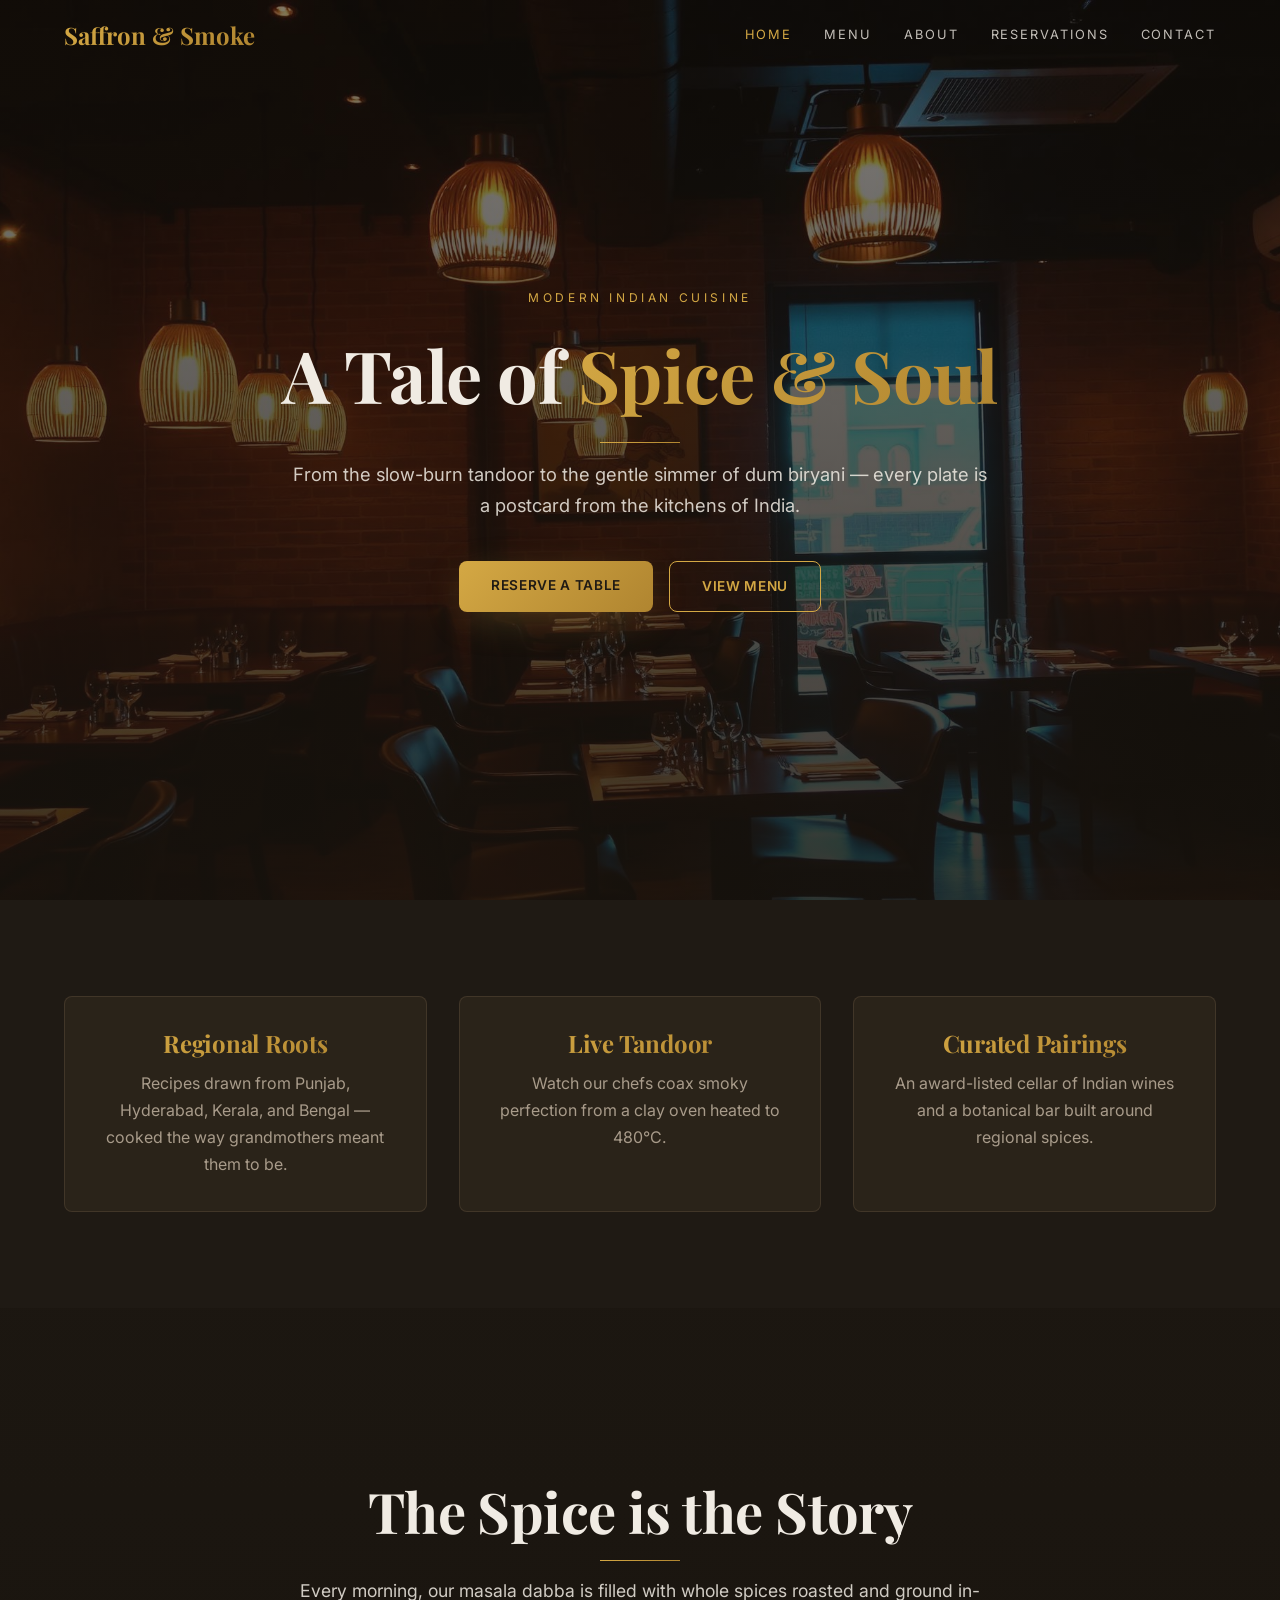
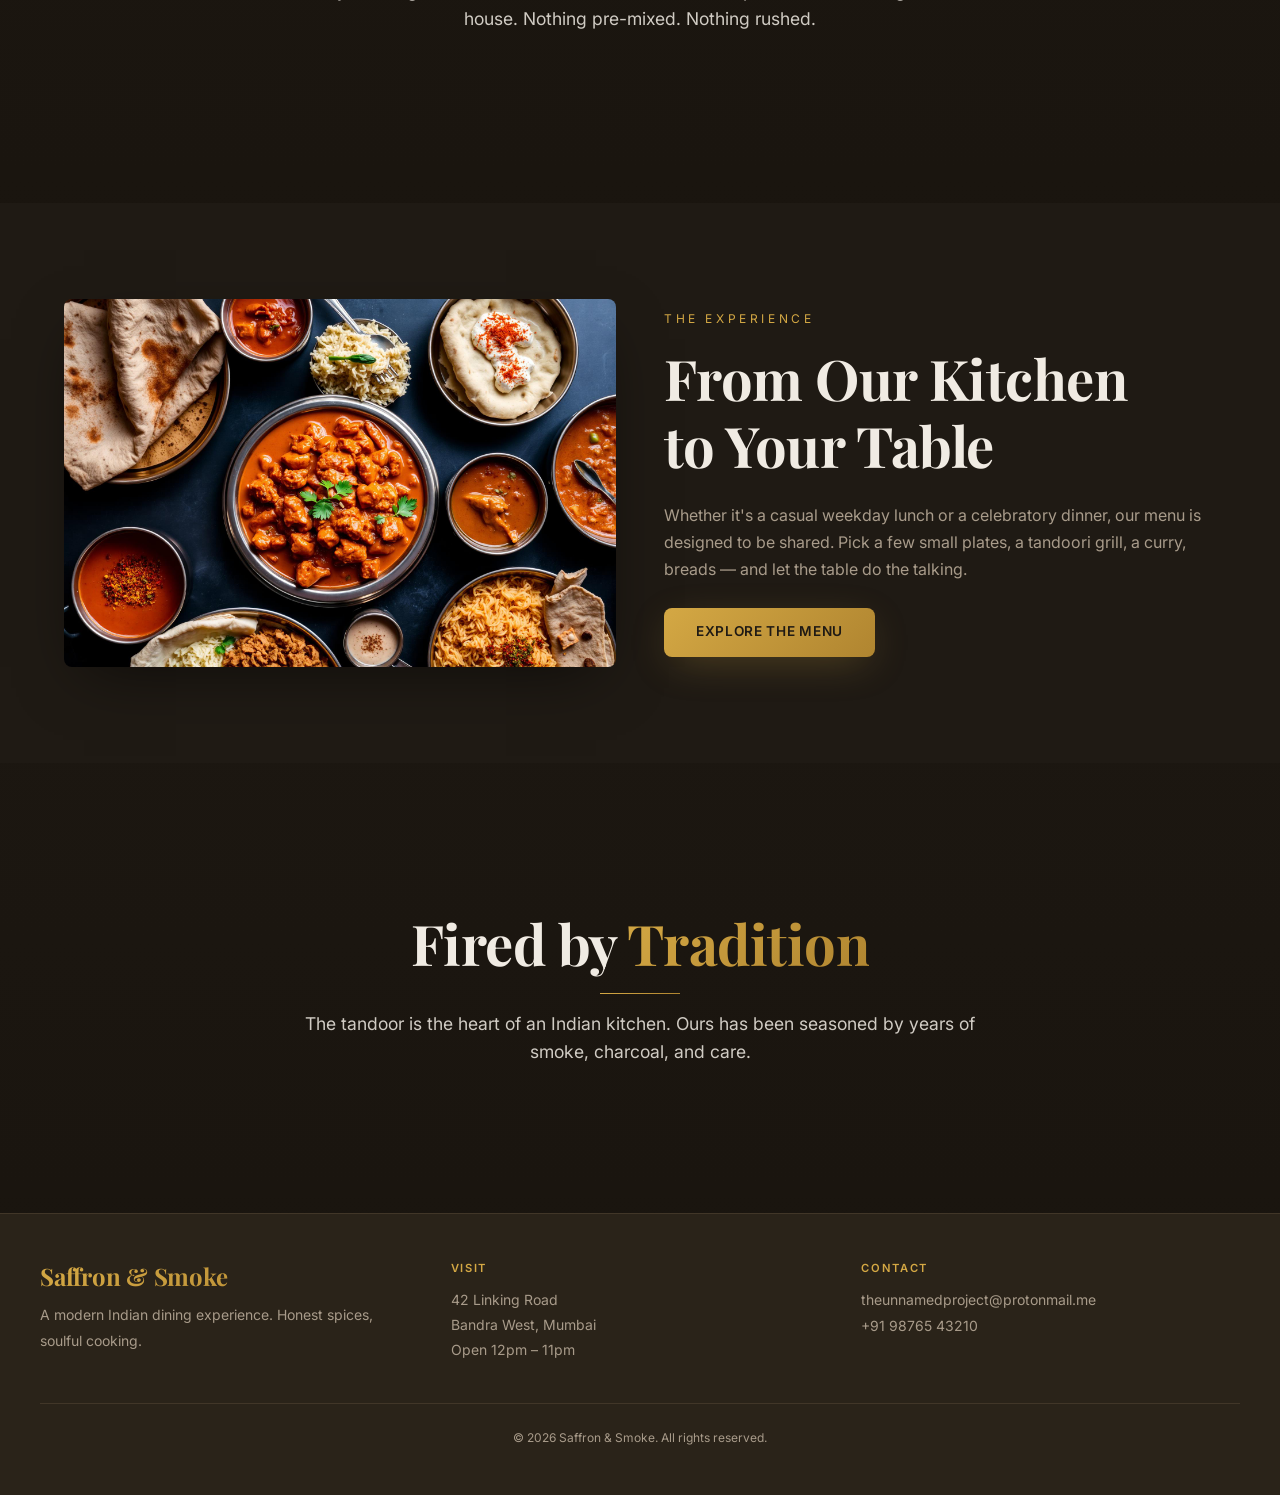
<file: index.html>
<!DOCTYPE html>
<html lang="en">
<head>
  <meta charset="UTF-8">
  <meta name="viewport" content="width=device-width, initial-scale=1.0">
  <title>Saffron & Smoke — Modern Indian Dining</title>
  <meta name="description" content="Modern Indian restaurant offering authentic regional cuisine in a warm, contemporary setting.">
  <link rel="stylesheet" href="styles.css">
</head>
<body>

  <header>
    <div class="header-inner">
      <a href="index.html" class="logo"><span class="gold-text">Saffron &amp; Smoke</span></a>
      <nav>
        <a href="index.html">Home</a>
        <a href="menu.html">Menu</a>
        <a href="about.html">About</a>
        <a href="reservations.html">Reservations</a>
        <a href="contact.html">Contact</a>
      </nav>
      <button class="hamburger" aria-label="Toggle menu">
        <svg width="28" height="28" viewBox="0 0 24 24" fill="none" stroke="currentColor" stroke-width="2"><path d="M3 6h18M3 12h18M3 18h18"/></svg>
      </button>
    </div>
    <div class="mobile-nav">
      <a href="index.html">Home</a>
      <a href="menu.html">Menu</a>
      <a href="about.html">About</a>
      <a href="reservations.html">Reservations</a>
      <a href="contact.html">Contact</a>
    </div>
  </header>

  <!-- Hero -->
  <section class="parallax" style="background-image:url(images/hero-restaurant.jpg); min-height:100vh">
    <div class="overlay"></div>
    <div class="content">
      <p class="label">Modern Indian Cuisine</p>
      <h1 style="font-size:clamp(2.5rem,7vw,4.5rem); margin-bottom:1.5rem">A Tale of <span class="gold-text">Spice &amp; Soul</span></h1>
      <div class="gold-divider"></div>
      <p style="font-size:1.15rem; opacity:0.85; max-width:700px; margin:0 auto 2.5rem; line-height:1.7">
        From the slow-burn tandoor to the gentle simmer of dum biryani — every plate is a postcard from the kitchens of India.
      </p>
      <div style="display:flex; flex-wrap:wrap; gap:1rem; justify-content:center">
        <a href="reservations.html" class="btn-gold">Reserve a Table</a>
        <a href="menu.html" class="btn-outline-gold">View Menu</a>
      </div>
    </div>
  </section>

  <!-- Features -->
  <section class="section-pad" style="background:var(--bg)">
    <div class="container cards-grid">
      <div class="card-item">
        <h3 class="gold-text">Regional Roots</h3>
        <p>Recipes drawn from Punjab, Hyderabad, Kerala, and Bengal — cooked the way grandmothers meant them to be.</p>
      </div>
      <div class="card-item">
        <h3 class="gold-text">Live Tandoor</h3>
        <p>Watch our chefs coax smoky perfection from a clay oven heated to 480°C.</p>
      </div>
      <div class="card-item">
        <h3 class="gold-text">Curated Pairings</h3>
        <p>An award-listed cellar of Indian wines and a botanical bar built around regional spices.</p>
      </div>
    </div>
  </section>

  <!-- Spice parallax -->
  <section class="parallax" style="background-image:url(images/spices-parallax.jpg); min-height:55vh">
    <div class="overlay"></div>
    <div class="content">
      <h2 style="font-size:clamp(2rem,5vw,3.5rem); margin-bottom:1rem">The Spice is the Story</h2>
      <div class="gold-divider"></div>
      <p style="font-size:1.1rem; opacity:0.85; max-width:700px; margin:0 auto">
        Every morning, our masala dabba is filled with whole spices roasted and ground in-house. Nothing pre-mixed. Nothing rushed.
      </p>
    </div>
  </section>

  <!-- Kitchen to table -->
  <section class="section-pad" style="background:var(--bg)">
    <div class="container two-col">
      <img src="images/menu-feast.jpg" alt="Indian feast" loading="lazy">
      <div>
        <p class="label">The Experience</p>
        <h2 style="font-size:clamp(2rem,5vw,3.5rem); margin-bottom:1.5rem">From Our Kitchen<br>to Your Table</h2>
        <p class="desc">
          Whether it's a casual weekday lunch or a celebratory dinner, our menu is designed to be shared.
          Pick a few small plates, a tandoori grill, a curry, breads — and let the table do the talking.
        </p>
        <a href="menu.html" class="btn-gold">Explore the Menu</a>
      </div>
    </div>
  </section>

  <!-- Tandoor parallax -->
  <section class="parallax" style="background-image:url(images/tandoor-parallax.jpg); min-height:50vh">
    <div class="overlay"></div>
    <div class="content">
      <h2 style="font-size:clamp(2rem,5vw,3.5rem); margin-bottom:1rem">Fired by <span class="gold-text">Tradition</span></h2>
      <div class="gold-divider"></div>
      <p style="font-size:1.1rem; opacity:0.85; max-width:700px; margin:0 auto">
        The tandoor is the heart of an Indian kitchen. Ours has been seasoned by years of smoke, charcoal, and care.
      </p>
    </div>
  </section>

  <!-- Footer -->
  <footer>
    <div class="footer-grid">
      <div>
        <h3 class="gold-text">Saffron &amp; Smoke</h3>
        <p>A modern Indian dining experience. Honest spices, soulful cooking.</p>
      </div>
      <div>
        <h4>Visit</h4>
        <p>42 Linking Road<br>Bandra West, Mumbai<br>Open 12pm – 11pm</p>
      </div>
      <div>
        <h4>Contact</h4>
        <a href="mailto:theunnamedproject@protonmail.me">theunnamedproject@protonmail.me</a>
        <p>+91 98765 43210</p>
      </div>
    </div>
    <div class="footer-bottom">© <span id="footer-year"></span> Saffron &amp; Smoke. All rights reserved.</div>
  </footer>

  <script src="script.js"></script>
</body>
</html>
</file>
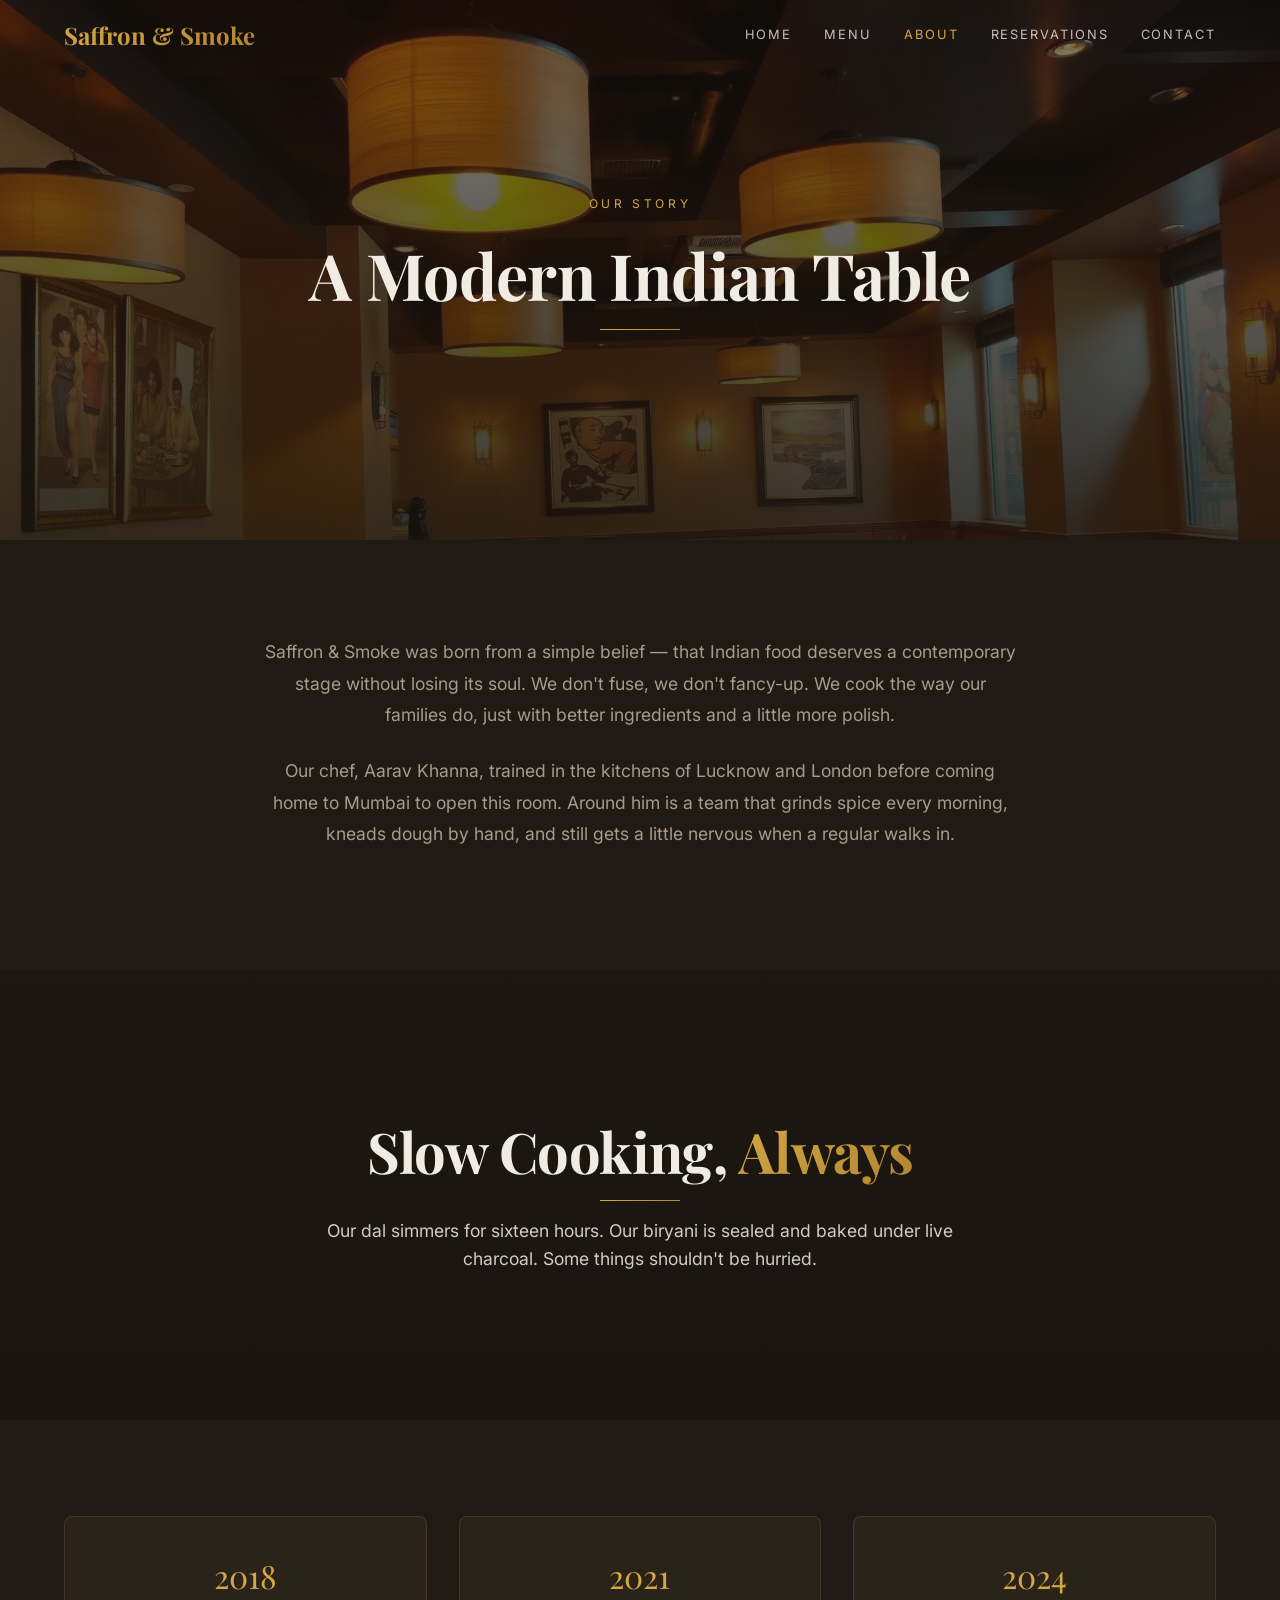
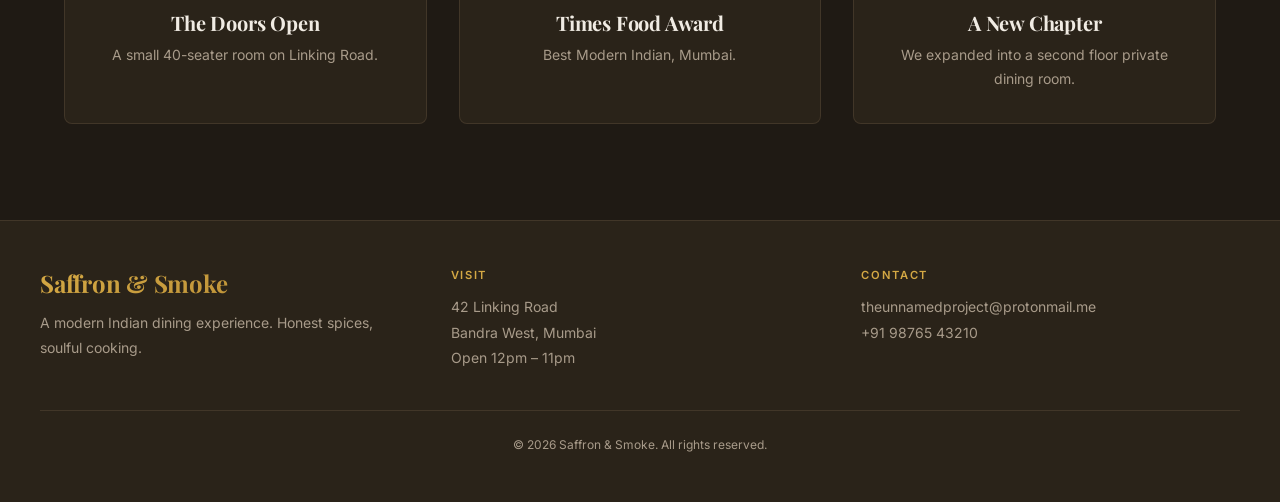
<file: about.html>
<!DOCTYPE html>
<html lang="en">
<head>
  <meta charset="UTF-8">
  <meta name="viewport" content="width=device-width, initial-scale=1.0">
  <title>About — Saffron & Smoke</title>
  <meta name="description" content="The story behind Saffron & Smoke — a modern Indian restaurant rooted in tradition.">
  <link rel="stylesheet" href="styles.css">
</head>
<body>
  <header>
    <div class="header-inner">
      <a href="index.html" class="logo"><span class="gold-text">Saffron &amp; Smoke</span></a>
      <nav><a href="index.html">Home</a><a href="menu.html">Menu</a><a href="about.html">About</a><a href="reservations.html">Reservations</a><a href="contact.html">Contact</a></nav>
      <button class="hamburger" aria-label="Toggle menu"><svg width="28" height="28" viewBox="0 0 24 24" fill="none" stroke="currentColor" stroke-width="2"><path d="M3 6h18M3 12h18M3 18h18"/></svg></button>
    </div>
    <div class="mobile-nav"><a href="index.html">Home</a><a href="menu.html">Menu</a><a href="about.html">About</a><a href="reservations.html">Reservations</a><a href="contact.html">Contact</a></div>
  </header>

  <section class="parallax" style="background-image:url(images/about-parallax.jpg); min-height:60vh">
    <div class="overlay"></div>
    <div class="content">
      <p class="label">Our Story</p>
      <h1 style="font-size:clamp(2.5rem,6vw,4rem)">A Modern Indian Table</h1>
      <div class="gold-divider"></div>
    </div>
  </section>

  <section class="section-pad" style="background:var(--bg)">
    <div class="container about-text">
      <p>Saffron &amp; Smoke was born from a simple belief — that Indian food deserves a contemporary stage without losing its soul. We don't fuse, we don't fancy-up. We cook the way our families do, just with better ingredients and a little more polish.</p>
      <p>Our chef, Aarav Khanna, trained in the kitchens of Lucknow and London before coming home to Mumbai to open this room. Around him is a team that grinds spice every morning, kneads dough by hand, and still gets a little nervous when a regular walks in.</p>
    </div>
  </section>

  <section class="parallax" style="background-image:url(images/tandoor-parallax.jpg); min-height:50vh">
    <div class="overlay"></div>
    <div class="content">
      <h2 style="font-size:clamp(2rem,5vw,3.5rem); margin-bottom:1rem">Slow Cooking, <span class="gold-text">Always</span></h2>
      <div class="gold-divider"></div>
      <p style="font-size:1.1rem; opacity:0.85; max-width:700px; margin:0 auto">Our dal simmers for sixteen hours. Our biryani is sealed and baked under live charcoal. Some things shouldn't be hurried.</p>
    </div>
  </section>

  <section class="section-pad" style="background:var(--bg)">
    <div class="container cards-grid">
      <div class="card-item timeline-card"><p class="year">2018</p><h3>The Doors Open</h3><p>A small 40-seater room on Linking Road.</p></div>
      <div class="card-item timeline-card"><p class="year">2021</p><h3>Times Food Award</h3><p>Best Modern Indian, Mumbai.</p></div>
      <div class="card-item timeline-card"><p class="year">2024</p><h3>A New Chapter</h3><p>We expanded into a second floor private dining room.</p></div>
    </div>
  </section>

  <footer>
    <div class="footer-grid">
      <div><h3 class="gold-text">Saffron &amp; Smoke</h3><p>A modern Indian dining experience. Honest spices, soulful cooking.</p></div>
      <div><h4>Visit</h4><p>42 Linking Road<br>Bandra West, Mumbai<br>Open 12pm – 11pm</p></div>
      <div><h4>Contact</h4><a href="mailto:theunnamedproject@protonmail.me">theunnamedproject@protonmail.me</a><p>+91 98765 43210</p></div>
    </div>
    <div class="footer-bottom">© <span id="footer-year"></span> Saffron &amp; Smoke. All rights reserved.</div>
  </footer>
  <script src="script.js"></script>
</body>
</html>
</file>
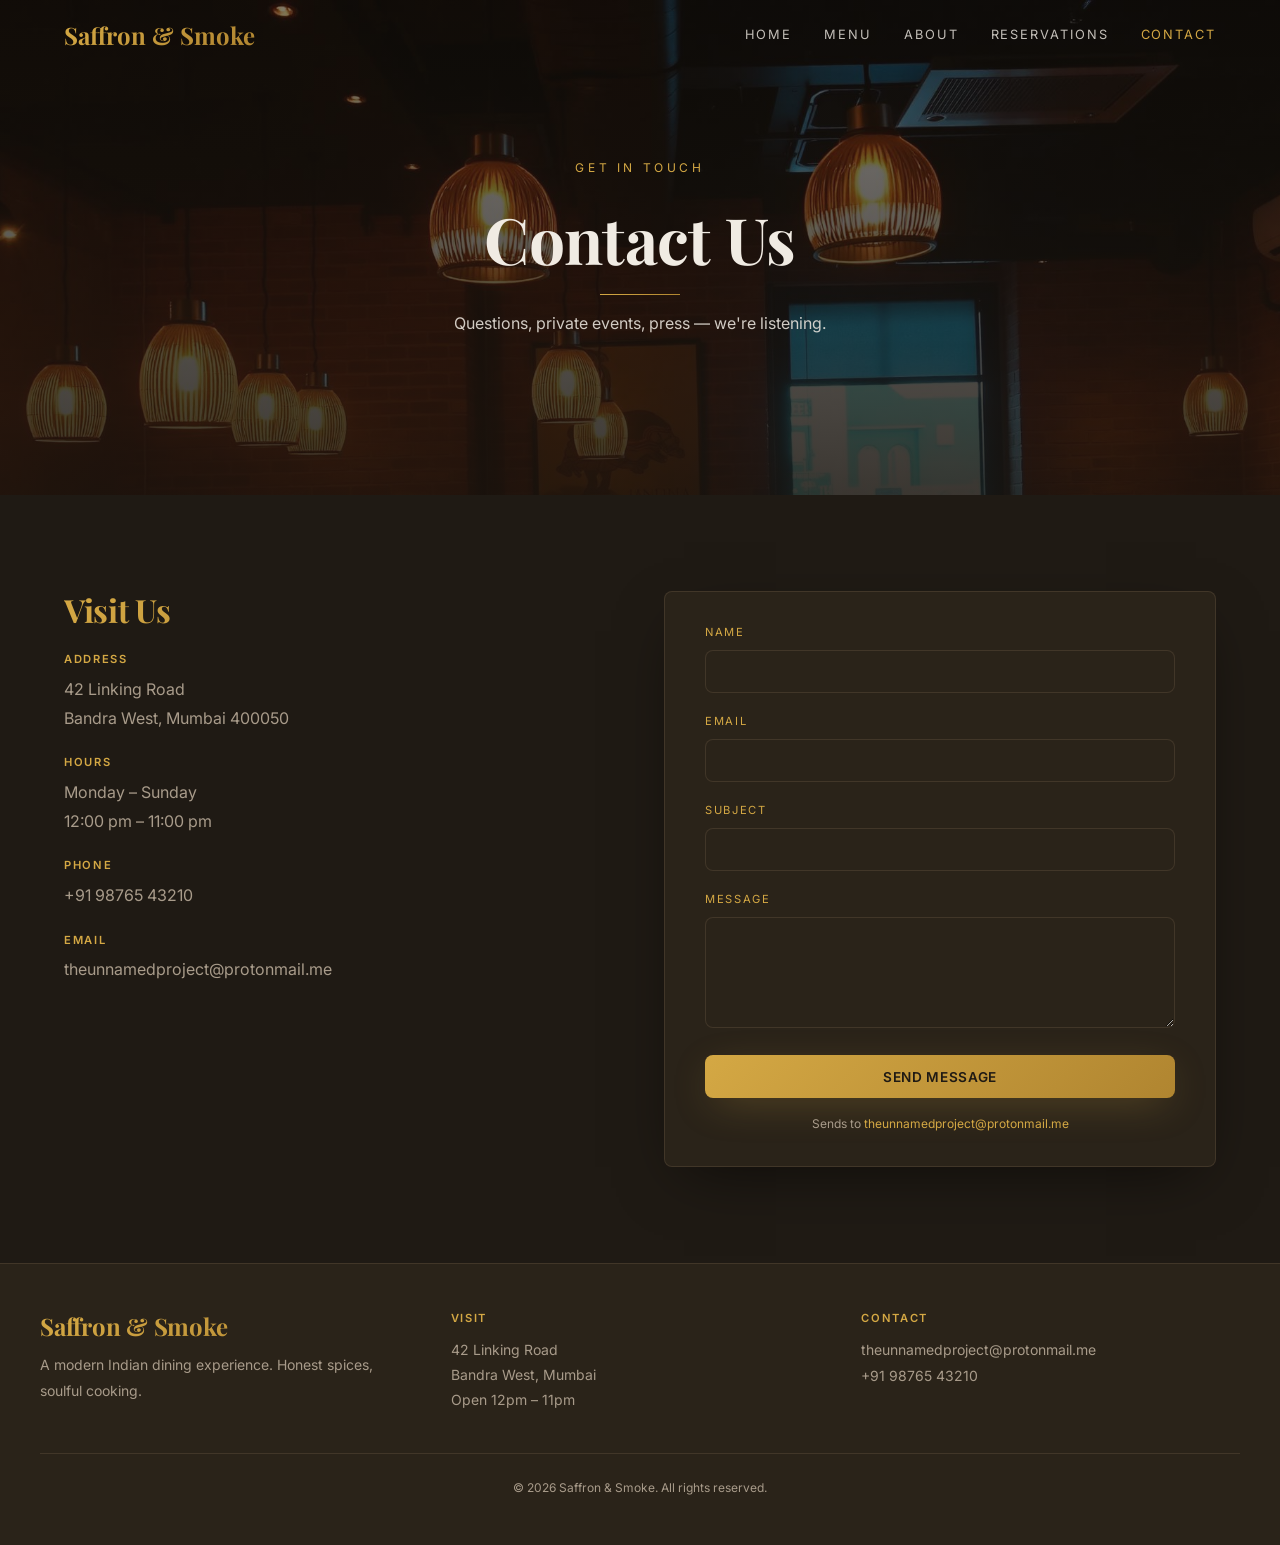
<file: contact.html>
<!DOCTYPE html>
<html lang="en">
<head>
  <meta charset="UTF-8">
  <meta name="viewport" content="width=device-width, initial-scale=1.0">
  <title>Contact — Saffron & Smoke</title>
  <meta name="description" content="Get in touch with Saffron & Smoke. We'd love to hear from you.">
  <link rel="stylesheet" href="styles.css">
</head>
<body>
  <header>
    <div class="header-inner">
      <a href="index.html" class="logo"><span class="gold-text">Saffron &amp; Smoke</span></a>
      <nav><a href="index.html">Home</a><a href="menu.html">Menu</a><a href="about.html">About</a><a href="reservations.html">Reservations</a><a href="contact.html">Contact</a></nav>
      <button class="hamburger" aria-label="Toggle menu"><svg width="28" height="28" viewBox="0 0 24 24" fill="none" stroke="currentColor" stroke-width="2"><path d="M3 6h18M3 12h18M3 18h18"/></svg></button>
    </div>
    <div class="mobile-nav"><a href="index.html">Home</a><a href="menu.html">Menu</a><a href="about.html">About</a><a href="reservations.html">Reservations</a><a href="contact.html">Contact</a></div>
  </header>

  <section class="parallax" style="background-image:url(images/hero-restaurant.jpg); min-height:55vh">
    <div class="overlay"></div>
    <div class="content">
      <p class="label">Get in Touch</p>
      <h1 style="font-size:clamp(2.5rem,6vw,4rem)">Contact Us</h1>
      <div class="gold-divider"></div>
      <p style="opacity:0.85; max-width:600px; margin:0 auto">Questions, private events, press — we're listening.</p>
    </div>
  </section>

  <section class="section-pad" style="background:var(--bg)">
    <div class="container contact-grid">
      <div class="contact-info">
        <h2 class="gold-text">Visit Us</h2>
        <div class="contact-block"><h3>Address</h3><p>42 Linking Road<br>Bandra West, Mumbai 400050</p></div>
        <div class="contact-block"><h3>Hours</h3><p>Monday – Sunday<br>12:00 pm – 11:00 pm</p></div>
        <div class="contact-block"><h3>Phone</h3><p>+91 98765 43210</p></div>
        <div class="contact-block"><h3>Email</h3><a href="mailto:theunnamedproject@protonmail.me">theunnamedproject@protonmail.me</a></div>
      </div>

      <form id="contact-form" class="form-card">
        <div class="form-group"><label>Name</label><input name="name" required></div>
        <div class="form-group"><label>Email</label><input type="email" name="email" required></div>
        <div class="form-group"><label>Subject</label><input name="subject"></div>
        <div class="form-group"><label>Message</label><textarea name="message" rows="5" required></textarea></div>
        <button type="submit" class="btn-gold w-full">Send Message</button>
        <p class="form-note">Sends to <a href="mailto:theunnamedproject@protonmail.me">theunnamedproject@protonmail.me</a></p>
      </form>
    </div>
  </section>

  <footer>
    <div class="footer-grid">
      <div><h3 class="gold-text">Saffron &amp; Smoke</h3><p>A modern Indian dining experience. Honest spices, soulful cooking.</p></div>
      <div><h4>Visit</h4><p>42 Linking Road<br>Bandra West, Mumbai<br>Open 12pm – 11pm</p></div>
      <div><h4>Contact</h4><a href="mailto:theunnamedproject@protonmail.me">theunnamedproject@protonmail.me</a><p>+91 98765 43210</p></div>
    </div>
    <div class="footer-bottom">© <span id="footer-year"></span> Saffron &amp; Smoke. All rights reserved.</div>
  </footer>
  <script src="script.js"></script>
</body>
</html>
</file>
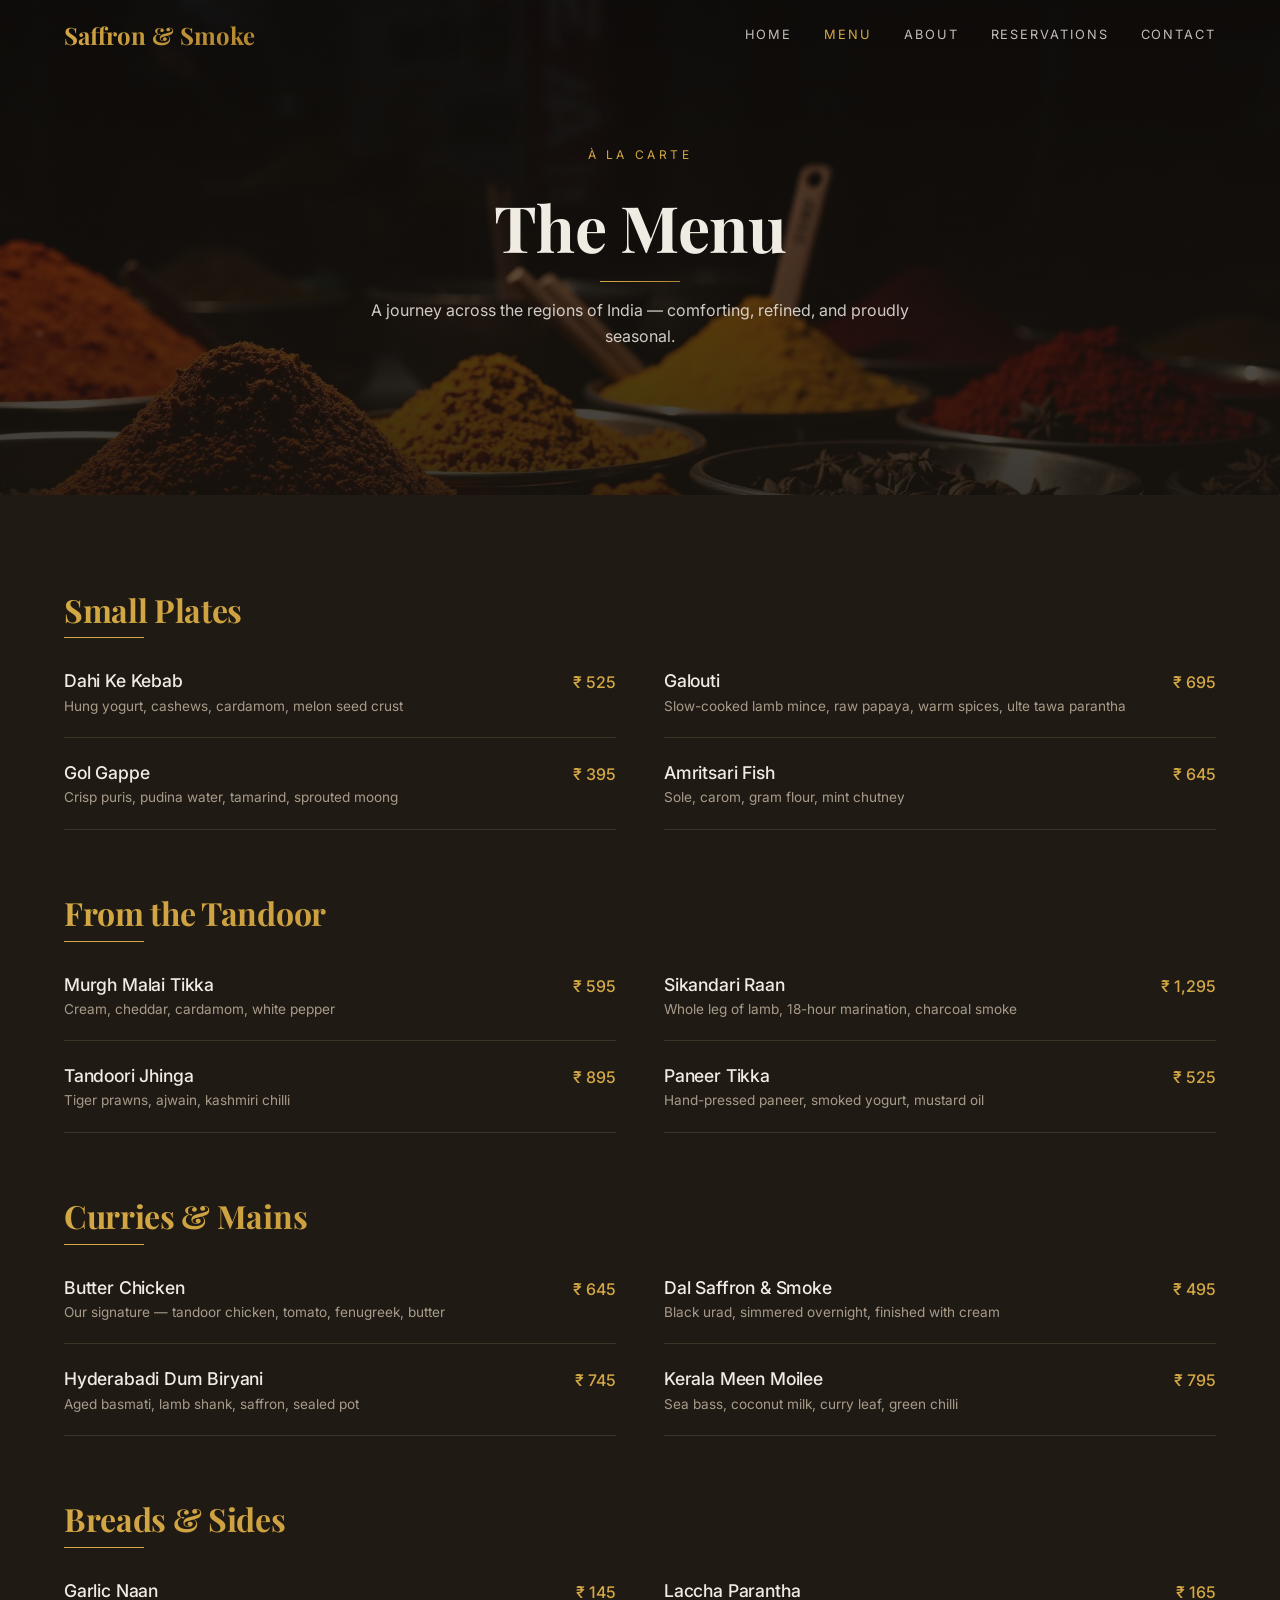
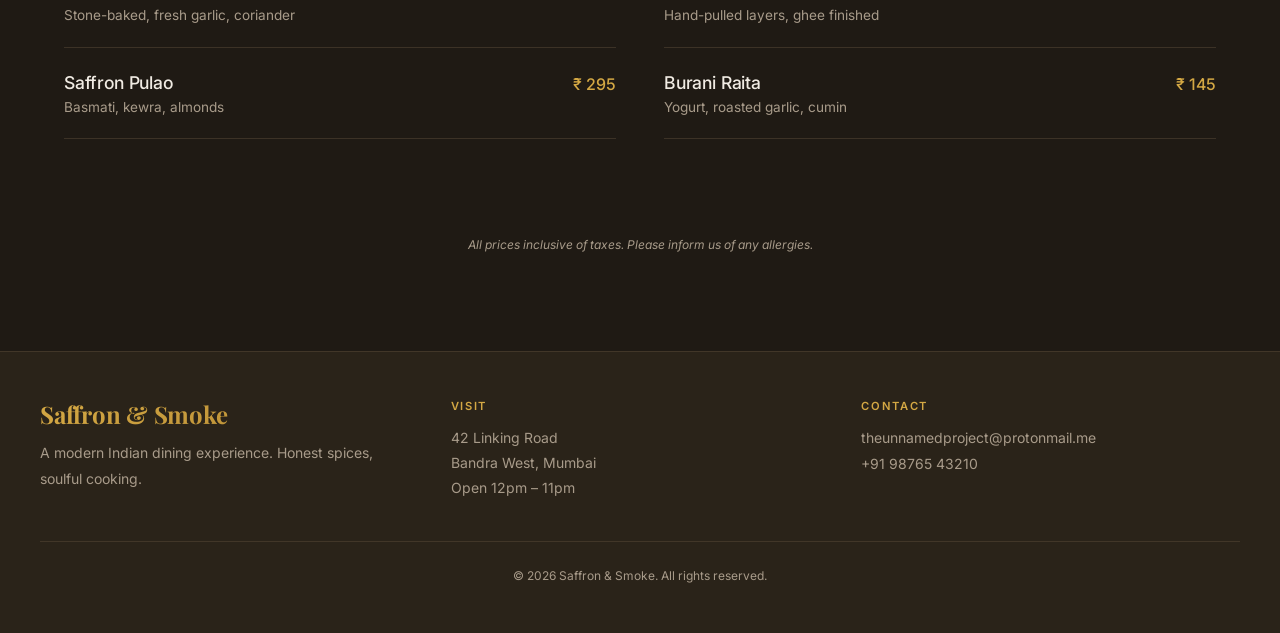
<file: menu.html>
<!DOCTYPE html>
<html lang="en">
<head>
  <meta charset="UTF-8">
  <meta name="viewport" content="width=device-width, initial-scale=1.0">
  <title>Menu — Saffron & Smoke</title>
  <meta name="description" content="Explore our menu of regional Indian classics, tandoori grills, biryanis and breads.">
  <link rel="stylesheet" href="styles.css">
</head>
<body>

  <header>
    <div class="header-inner">
      <a href="index.html" class="logo"><span class="gold-text">Saffron &amp; Smoke</span></a>
      <nav><a href="index.html">Home</a><a href="menu.html">Menu</a><a href="about.html">About</a><a href="reservations.html">Reservations</a><a href="contact.html">Contact</a></nav>
      <button class="hamburger" aria-label="Toggle menu"><svg width="28" height="28" viewBox="0 0 24 24" fill="none" stroke="currentColor" stroke-width="2"><path d="M3 6h18M3 12h18M3 18h18"/></svg></button>
    </div>
    <div class="mobile-nav"><a href="index.html">Home</a><a href="menu.html">Menu</a><a href="about.html">About</a><a href="reservations.html">Reservations</a><a href="contact.html">Contact</a></div>
  </header>

  <section class="parallax" style="background-image:url(images/spices-parallax.jpg); min-height:55vh">
    <div class="overlay"></div>
    <div class="content">
      <p class="label">À La Carte</p>
      <h1 style="font-size:clamp(2.5rem,6vw,4rem)">The Menu</h1>
      <div class="gold-divider"></div>
      <p style="opacity:0.85; max-width:600px; margin:0 auto">A journey across the regions of India — comforting, refined, and proudly seasonal.</p>
    </div>
  </section>

  <section class="section-pad" style="background:var(--bg)">
    <div class="container">

      <div class="menu-section">
        <h2 class="gold-text">Small Plates</h2>
        <div class="divider"></div>
        <div class="menu-grid">
          <div class="menu-item"><div><h3>Dahi Ke Kebab</h3><p class="desc">Hung yogurt, cashews, cardamom, melon seed crust</p></div><span class="price">₹ 525</span></div>
          <div class="menu-item"><div><h3>Galouti</h3><p class="desc">Slow-cooked lamb mince, raw papaya, warm spices, ulte tawa parantha</p></div><span class="price">₹ 695</span></div>
          <div class="menu-item"><div><h3>Gol Gappe</h3><p class="desc">Crisp puris, pudina water, tamarind, sprouted moong</p></div><span class="price">₹ 395</span></div>
          <div class="menu-item"><div><h3>Amritsari Fish</h3><p class="desc">Sole, carom, gram flour, mint chutney</p></div><span class="price">₹ 645</span></div>
        </div>
      </div>

      <div class="menu-section">
        <h2 class="gold-text">From the Tandoor</h2>
        <div class="divider"></div>
        <div class="menu-grid">
          <div class="menu-item"><div><h3>Murgh Malai Tikka</h3><p class="desc">Cream, cheddar, cardamom, white pepper</p></div><span class="price">₹ 595</span></div>
          <div class="menu-item"><div><h3>Sikandari Raan</h3><p class="desc">Whole leg of lamb, 18-hour marination, charcoal smoke</p></div><span class="price">₹ 1,295</span></div>
          <div class="menu-item"><div><h3>Tandoori Jhinga</h3><p class="desc">Tiger prawns, ajwain, kashmiri chilli</p></div><span class="price">₹ 895</span></div>
          <div class="menu-item"><div><h3>Paneer Tikka</h3><p class="desc">Hand-pressed paneer, smoked yogurt, mustard oil</p></div><span class="price">₹ 525</span></div>
        </div>
      </div>

      <div class="menu-section">
        <h2 class="gold-text">Curries &amp; Mains</h2>
        <div class="divider"></div>
        <div class="menu-grid">
          <div class="menu-item"><div><h3>Butter Chicken</h3><p class="desc">Our signature — tandoor chicken, tomato, fenugreek, butter</p></div><span class="price">₹ 645</span></div>
          <div class="menu-item"><div><h3>Dal Saffron &amp; Smoke</h3><p class="desc">Black urad, simmered overnight, finished with cream</p></div><span class="price">₹ 495</span></div>
          <div class="menu-item"><div><h3>Hyderabadi Dum Biryani</h3><p class="desc">Aged basmati, lamb shank, saffron, sealed pot</p></div><span class="price">₹ 745</span></div>
          <div class="menu-item"><div><h3>Kerala Meen Moilee</h3><p class="desc">Sea bass, coconut milk, curry leaf, green chilli</p></div><span class="price">₹ 795</span></div>
        </div>
      </div>

      <div class="menu-section">
        <h2 class="gold-text">Breads &amp; Sides</h2>
        <div class="divider"></div>
        <div class="menu-grid">
          <div class="menu-item"><div><h3>Garlic Naan</h3><p class="desc">Stone-baked, fresh garlic, coriander</p></div><span class="price">₹ 145</span></div>
          <div class="menu-item"><div><h3>Laccha Parantha</h3><p class="desc">Hand-pulled layers, ghee finished</p></div><span class="price">₹ 165</span></div>
          <div class="menu-item"><div><h3>Saffron Pulao</h3><p class="desc">Basmati, kewra, almonds</p></div><span class="price">₹ 295</span></div>
          <div class="menu-item"><div><h3>Burani Raita</h3><p class="desc">Yogurt, roasted garlic, cumin</p></div><span class="price">₹ 145</span></div>
        </div>
      </div>

      <p style="text-align:center; font-size:0.75rem; color:var(--muted-fg); font-style:italic; padding-top:2rem">All prices inclusive of taxes. Please inform us of any allergies.</p>
    </div>
  </section>

  <footer>
    <div class="footer-grid">
      <div><h3 class="gold-text">Saffron &amp; Smoke</h3><p>A modern Indian dining experience. Honest spices, soulful cooking.</p></div>
      <div><h4>Visit</h4><p>42 Linking Road<br>Bandra West, Mumbai<br>Open 12pm – 11pm</p></div>
      <div><h4>Contact</h4><a href="mailto:theunnamedproject@protonmail.me">theunnamedproject@protonmail.me</a><p>+91 98765 43210</p></div>
    </div>
    <div class="footer-bottom">© <span id="footer-year"></span> Saffron &amp; Smoke. All rights reserved.</div>
  </footer>
  <script src="script.js"></script>
</body>
</html>
</file>
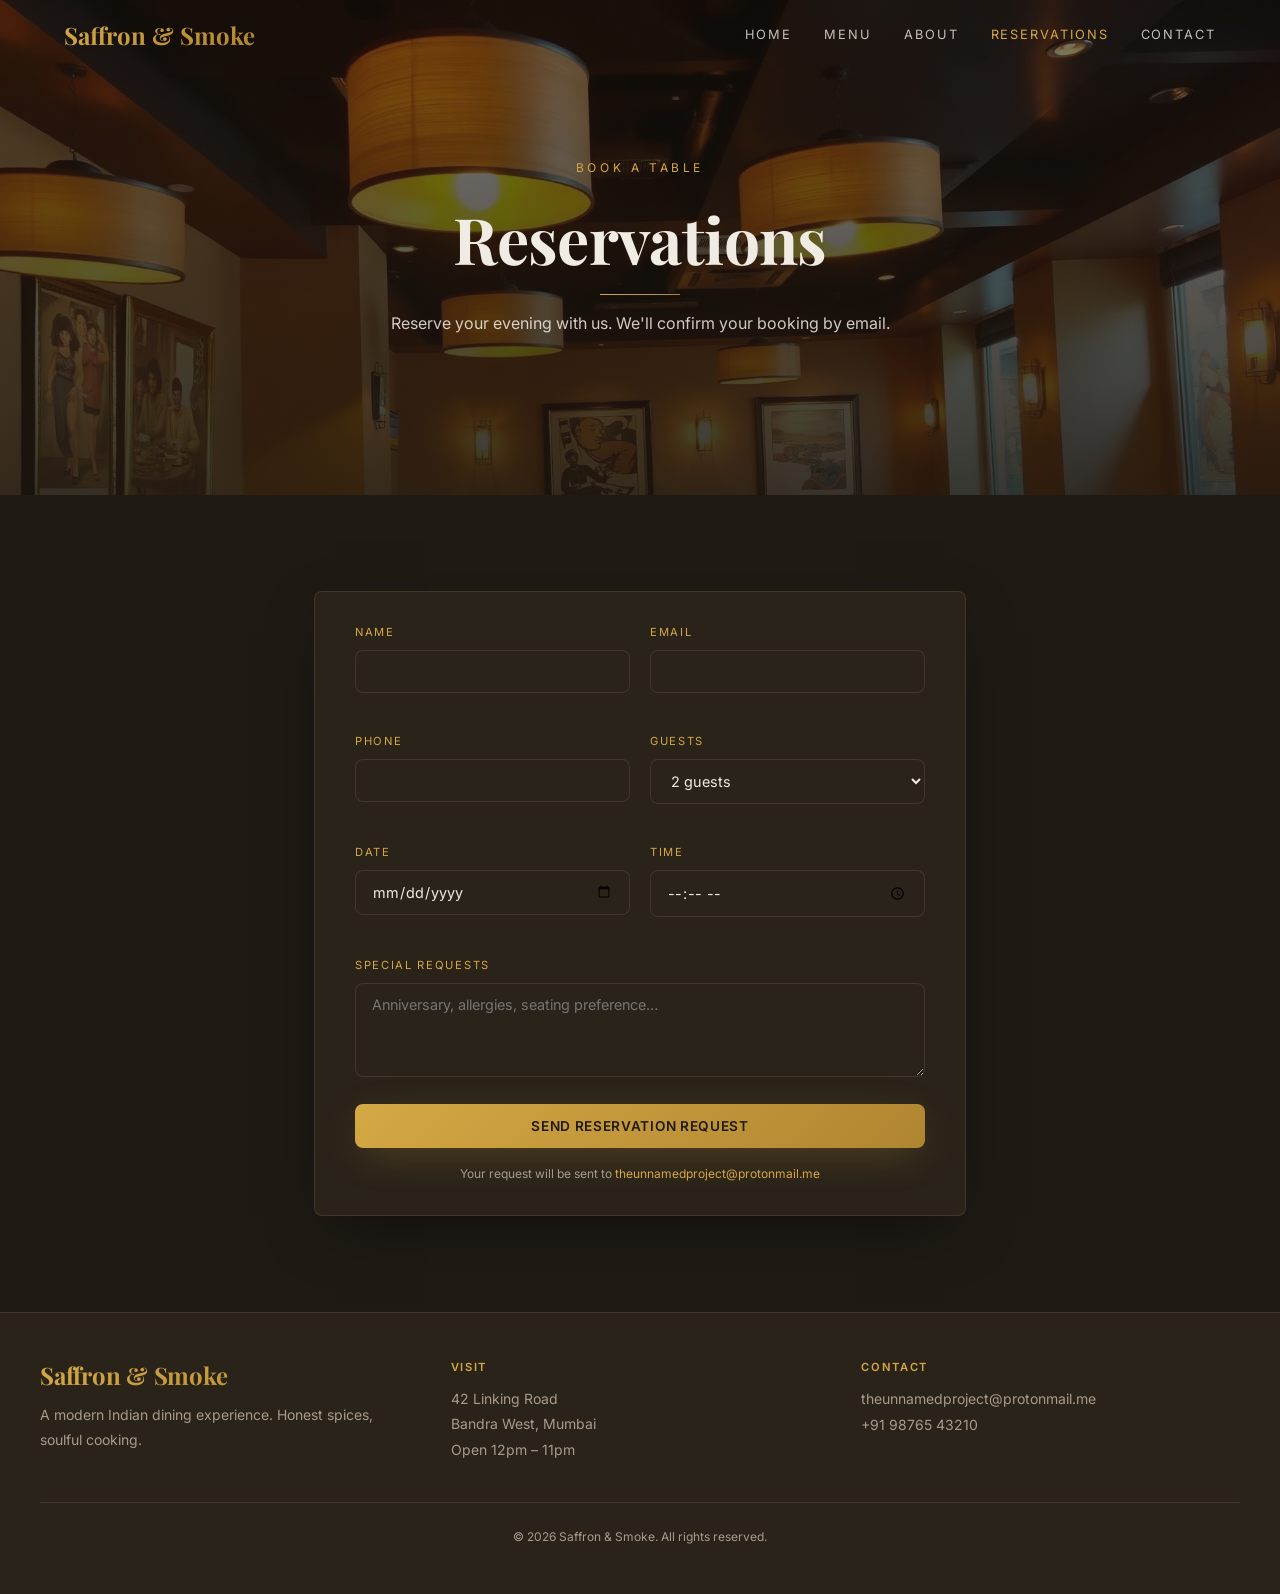
<file: reservations.html>
<!DOCTYPE html>
<html lang="en">
<head>
  <meta charset="UTF-8">
  <meta name="viewport" content="width=device-width, initial-scale=1.0">
  <title>Reservations — Saffron & Smoke</title>
  <meta name="description" content="Reserve a table at Saffron & Smoke. Modern Indian dining in Mumbai.">
  <link rel="stylesheet" href="styles.css">
</head>
<body>
  <header>
    <div class="header-inner">
      <a href="index.html" class="logo"><span class="gold-text">Saffron &amp; Smoke</span></a>
      <nav><a href="index.html">Home</a><a href="menu.html">Menu</a><a href="about.html">About</a><a href="reservations.html">Reservations</a><a href="contact.html">Contact</a></nav>
      <button class="hamburger" aria-label="Toggle menu"><svg width="28" height="28" viewBox="0 0 24 24" fill="none" stroke="currentColor" stroke-width="2"><path d="M3 6h18M3 12h18M3 18h18"/></svg></button>
    </div>
    <div class="mobile-nav"><a href="index.html">Home</a><a href="menu.html">Menu</a><a href="about.html">About</a><a href="reservations.html">Reservations</a><a href="contact.html">Contact</a></div>
  </header>

  <section class="parallax" style="background-image:url(images/about-parallax.jpg); min-height:55vh">
    <div class="overlay"></div>
    <div class="content">
      <p class="label">Book a Table</p>
      <h1 style="font-size:clamp(2.5rem,6vw,4rem)">Reservations</h1>
      <div class="gold-divider"></div>
      <p style="opacity:0.85; max-width:600px; margin:0 auto">Reserve your evening with us. We'll confirm your booking by email.</p>
    </div>
  </section>

  <section class="section-pad" style="background:var(--bg)">
    <div class="container" style="max-width:700px">
      <form id="reservation-form" class="form-card">
        <div class="form-row">
          <div class="form-group"><label>Name</label><input type="text" name="name" required></div>
          <div class="form-group"><label>Email</label><input type="email" name="email" required></div>
        </div>
        <div class="form-row">
          <div class="form-group"><label>Phone</label><input type="tel" name="phone" required></div>
          <div class="form-group"><label>Guests</label>
            <select name="guests">
              <option>1 guest</option><option selected>2 guests</option><option>3 guests</option><option>4 guests</option>
              <option>5 guests</option><option>6 guests</option><option>7 guests</option><option>8 guests</option>
              <option>9 guests</option><option>10 guests</option>
            </select>
          </div>
        </div>
        <div class="form-row">
          <div class="form-group"><label>Date</label><input type="date" name="date" required></div>
          <div class="form-group"><label>Time</label><input type="time" name="time" required></div>
        </div>
        <div class="form-group"><label>Special Requests</label><textarea name="notes" rows="4" placeholder="Anniversary, allergies, seating preference…"></textarea></div>
        <button type="submit" class="btn-gold w-full">Send Reservation Request</button>
        <p class="form-note">Your request will be sent to <a href="mailto:theunnamedproject@protonmail.me">theunnamedproject@protonmail.me</a></p>
      </form>
    </div>
  </section>

  <footer>
    <div class="footer-grid">
      <div><h3 class="gold-text">Saffron &amp; Smoke</h3><p>A modern Indian dining experience. Honest spices, soulful cooking.</p></div>
      <div><h4>Visit</h4><p>42 Linking Road<br>Bandra West, Mumbai<br>Open 12pm – 11pm</p></div>
      <div><h4>Contact</h4><a href="mailto:theunnamedproject@protonmail.me">theunnamedproject@protonmail.me</a><p>+91 98765 43210</p></div>
    </div>
    <div class="footer-bottom">© <span id="footer-year"></span> Saffron &amp; Smoke. All rights reserved.</div>
  </footer>
  <script src="script.js"></script>
</body>
</html>
</file>
<file: styles.css>
@import url('https://fonts.googleapis.com/css2?family=Playfair+Display:wght@400;600;700&family=Inter:wght@300;400;500;600&display=swap');

*, *::before, *::after { box-sizing: border-box; margin: 0; padding: 0; }

:root {
  --bg: #1f1a14;
  --fg: #f0ebe3;
  --card: #2a2319;
  --card-fg: #f0ebe3;
  --muted-fg: #a89b8a;
  --border: rgba(80, 68, 50, 0.6);
  --input-bg: #2a2319;
  --gold: #d4a844;
  --gold-dark: #b08530;
  --gold-gradient: linear-gradient(135deg, #d4a844, #b08530);
  --overlay-gradient: linear-gradient(180deg, rgba(25,20,14,0.55), rgba(25,20,14,0.85));
  --shadow-glow: 0 10px 40px -10px rgba(212,168,68,0.35);
  --radius: 0.5rem;
}

html { scroll-behavior: smooth; }
body {
  background: var(--bg);
  color: var(--fg);
  font-family: 'Inter', system-ui, sans-serif;
  -webkit-font-smoothing: antialiased;
  line-height: 1.6;
}
h1, h2, h3, h4 { font-family: 'Playfair Display', Georgia, serif; letter-spacing: -0.01em; line-height: 1.2; }
a { text-decoration: none; color: inherit; }
img { max-width: 100%; display: block; }

/* Layout */
.container { max-width: 1200px; margin: 0 auto; padding: 0 1.5rem; }
.section-pad { padding: 6rem 1.5rem; }

/* Gold utilities */
.gold-text {
  background: var(--gold-gradient);
  -webkit-background-clip: text;
  background-clip: text;
  color: transparent;
}
.gold-divider { height: 1px; width: 80px; background: var(--gold-gradient); margin: 1rem auto; }

/* Buttons */
.btn-gold {
  background: var(--gold-gradient);
  color: var(--bg);
  padding: 0.85rem 2rem;
  border-radius: var(--radius);
  font-weight: 600;
  letter-spacing: 0.05em;
  text-transform: uppercase;
  font-size: 0.85rem;
  display: inline-block;
  transition: transform 0.3s, box-shadow 0.3s;
  box-shadow: var(--shadow-glow);
  border: none;
  cursor: pointer;
  font-family: 'Inter', sans-serif;
}
.btn-gold:hover { transform: translateY(-2px); box-shadow: 0 14px 50px -10px rgba(212,168,68,0.5); }

.btn-outline-gold {
  border: 1px solid var(--gold);
  color: var(--gold);
  padding: 0.85rem 2rem;
  border-radius: var(--radius);
  font-weight: 600;
  letter-spacing: 0.05em;
  text-transform: uppercase;
  font-size: 0.85rem;
  display: inline-block;
  transition: all 0.3s;
  background: transparent;
  cursor: pointer;
}
.btn-outline-gold:hover { background: var(--gold); color: var(--bg); }

/* Parallax sections */
.parallax {
  background-attachment: fixed;
  background-size: cover;
  background-position: center;
  background-repeat: no-repeat;
  position: relative;
  display: flex;
  align-items: center;
  justify-content: center;
  text-align: center;
}
@media (max-width: 768px) { .parallax { background-attachment: scroll; } }
.parallax .overlay {
  position: absolute;
  inset: 0;
  background: var(--overlay-gradient);
}
.parallax .content { position: relative; z-index: 10; padding: 2rem 1.5rem; max-width: 900px; }
.parallax .label { color: var(--gold); text-transform: uppercase; letter-spacing: 0.3em; font-size: 0.75rem; margin-bottom: 1.5rem; }

/* Header */
header {
  position: fixed;
  top: 0; left: 0; right: 0;
  z-index: 50;
  transition: all 0.5s;
  padding: 1rem 0;
}
header.scrolled { background: rgba(31,26,20,0.9); backdrop-filter: blur(12px); border-bottom: 1px solid var(--border); }
header .header-inner { display: flex; align-items: center; justify-content: space-between; padding: 0 1.5rem; max-width: 1200px; margin: 0 auto; }
header .logo { font-family: 'Playfair Display', serif; font-size: 1.5rem; font-weight: 700; }
header nav { display: flex; gap: 2rem; }
header nav a {
  font-size: 0.8rem;
  text-transform: uppercase;
  letter-spacing: 0.15em;
  color: rgba(240,235,227,0.8);
  transition: color 0.3s;
}
header nav a:hover, header nav a.active { color: var(--gold); }
.hamburger { display: none; background: none; border: none; color: var(--fg); cursor: pointer; }
.mobile-nav { display: none; flex-direction: column; padding: 1.5rem; gap: 1rem; background: rgba(31,26,20,0.95); border-top: 1px solid var(--border); }
.mobile-nav a { font-size: 0.8rem; text-transform: uppercase; letter-spacing: 0.15em; color: rgba(240,235,227,0.8); }

@media (max-width: 768px) {
  header nav { display: none; }
  .hamburger { display: block; }
  .mobile-nav.open { display: flex; }
}

/* Footer */
footer { background: var(--card); border-top: 1px solid var(--border); padding: 3rem 1.5rem; }
footer .footer-grid { display: grid; grid-template-columns: repeat(3, 1fr); gap: 2rem; max-width: 1200px; margin: 0 auto; }
footer .footer-bottom { max-width: 1200px; margin: 2.5rem auto 0; padding-top: 1.5rem; border-top: 1px solid var(--border); text-align: center; font-size: 0.75rem; color: var(--muted-fg); }
footer h3 { font-size: 1.5rem; margin-bottom: 0.75rem; }
footer h4 { color: var(--gold); text-transform: uppercase; letter-spacing: 0.15em; font-size: 0.7rem; margin-bottom: 0.75rem; font-family: 'Inter', sans-serif; font-weight: 600; }
footer p, footer a { color: var(--muted-fg); font-size: 0.875rem; line-height: 1.8; }
footer a:hover { color: var(--gold); }
@media (max-width: 768px) { footer .footer-grid { grid-template-columns: 1fr; } }

/* Cards grid */
.cards-grid { display: grid; grid-template-columns: repeat(3, 1fr); gap: 2rem; }
.card-item { padding: 2rem; background: var(--card); border: 1px solid var(--border); border-radius: var(--radius); text-align: center; }
.card-item h3 { font-size: 1.5rem; margin-bottom: 0.75rem; }
.card-item p { color: var(--muted-fg); line-height: 1.7; }
@media (max-width: 768px) { .cards-grid { grid-template-columns: 1fr; } }

/* Two-col layout */
.two-col { display: grid; grid-template-columns: 1fr 1fr; gap: 3rem; align-items: center; }
@media (max-width: 768px) { .two-col { grid-template-columns: 1fr; } }
.two-col img { border-radius: var(--radius); box-shadow: 0 20px 60px -20px rgba(0,0,0,0.6); }
.two-col .label { color: var(--gold); text-transform: uppercase; letter-spacing: 0.3em; font-size: 0.75rem; margin-bottom: 1rem; }
.two-col p.desc { color: var(--muted-fg); margin-bottom: 1.5rem; line-height: 1.7; }

/* Menu styles */
.menu-section { margin-bottom: 4rem; }
.menu-section h2 { font-size: 2rem; margin-bottom: 0.5rem; }
.menu-section .divider { height: 1px; width: 80px; background: var(--gold); margin-bottom: 2rem; }
.menu-grid { display: grid; grid-template-columns: 1fr 1fr; gap: 1.5rem 3rem; }
@media (max-width: 768px) { .menu-grid { grid-template-columns: 1fr; } }
.menu-item { display: flex; justify-content: space-between; gap: 1rem; padding-bottom: 1.25rem; border-bottom: 1px solid var(--border); }
.menu-item h3 { font-size: 1.1rem; font-weight: 500; font-family: 'Inter', sans-serif; }
.menu-item .desc { font-size: 0.85rem; color: var(--muted-fg); margin-top: 0.25rem; }
.menu-item .price { color: var(--gold); font-weight: 500; white-space: nowrap; }

/* Forms */
.form-card { background: var(--card); border: 1px solid var(--border); border-radius: var(--radius); padding: 2rem 2.5rem; box-shadow: 0 20px 60px -20px rgba(0,0,0,0.6); }
.form-row { display: grid; grid-template-columns: 1fr 1fr; gap: 1.25rem; margin-bottom: 1.25rem; }
@media (max-width: 768px) { .form-row { grid-template-columns: 1fr; } }
.form-group { margin-bottom: 1.25rem; }
.form-group label { display: block; font-size: 0.7rem; text-transform: uppercase; letter-spacing: 0.15em; color: var(--gold); margin-bottom: 0.5rem; }
.form-group input, .form-group select, .form-group textarea {
  width: 100%;
  background: var(--input-bg);
  border: 1px solid var(--border);
  border-radius: var(--radius);
  padding: 0.75rem 1rem;
  color: var(--fg);
  font-family: 'Inter', sans-serif;
  font-size: 0.9rem;
  outline: none;
  transition: border-color 0.3s;
}
.form-group input:focus, .form-group select:focus, .form-group textarea:focus { border-color: var(--gold); }
.form-note { text-align: center; font-size: 0.75rem; color: var(--muted-fg); margin-top: 1rem; }
.form-note a { color: var(--gold); }

/* Contact info */
.contact-grid { display: grid; grid-template-columns: 1fr 1fr; gap: 3rem; }
@media (max-width: 768px) { .contact-grid { grid-template-columns: 1fr; } }
.contact-info h2 { font-size: 2rem; margin-bottom: 1.5rem; }
.contact-block { margin-bottom: 1.5rem; }
.contact-block h3 { color: var(--gold); text-transform: uppercase; letter-spacing: 0.15em; font-size: 0.7rem; margin-bottom: 0.5rem; font-family: 'Inter', sans-serif; font-weight: 600; }
.contact-block p, .contact-block a { color: var(--muted-fg); line-height: 1.8; }
.contact-block a:hover { color: var(--gold); }

/* About text */
.about-text { max-width: 800px; margin: 0 auto; text-align: center; }
.about-text p { font-size: 1.1rem; color: var(--muted-fg); line-height: 1.8; margin-bottom: 1.5rem; }

/* Timeline cards */
.timeline-card .year { color: var(--gold); font-family: 'Playfair Display', serif; font-size: 2rem; margin-bottom: 0.5rem; }
.timeline-card h3 { font-size: 1.25rem; margin-bottom: 0.5rem; font-family: 'Playfair Display', serif; }
.timeline-card p { color: var(--muted-fg); font-size: 0.875rem; }

.w-full { width: 100%; }
</file>
